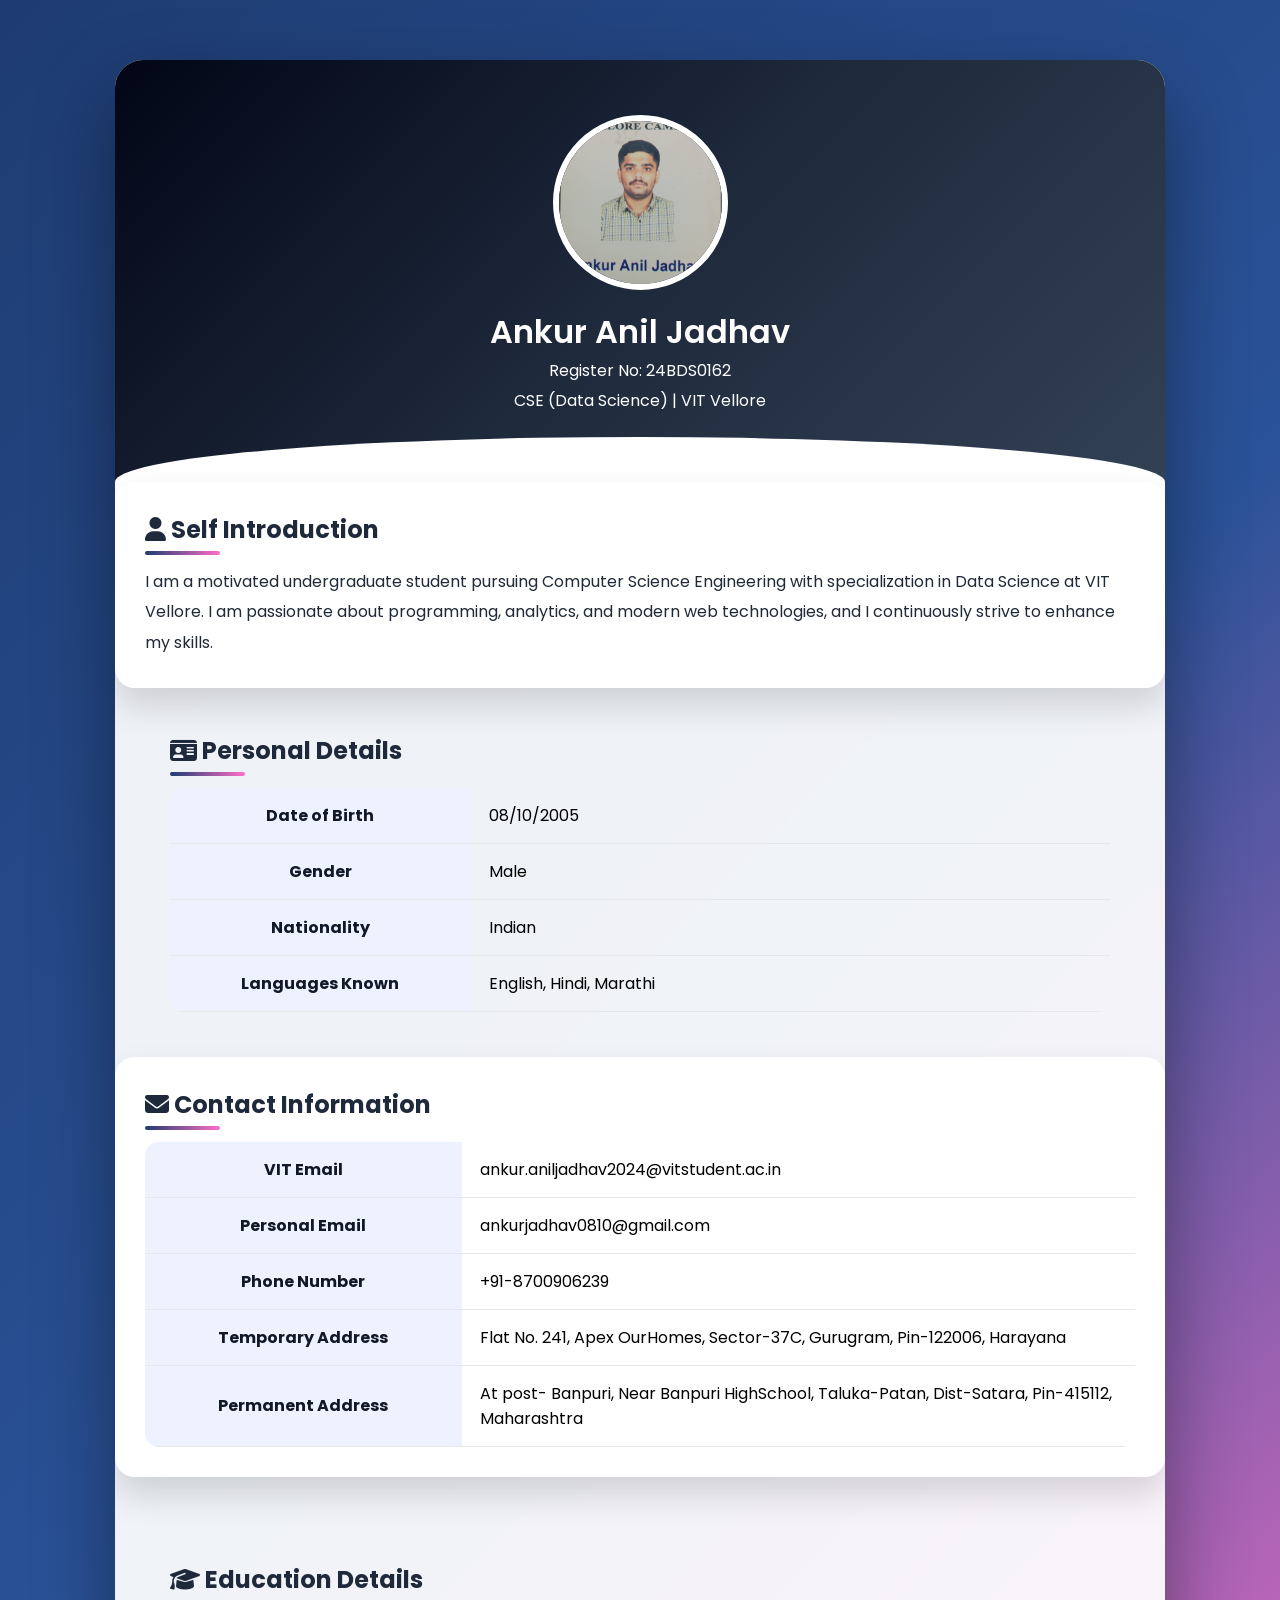
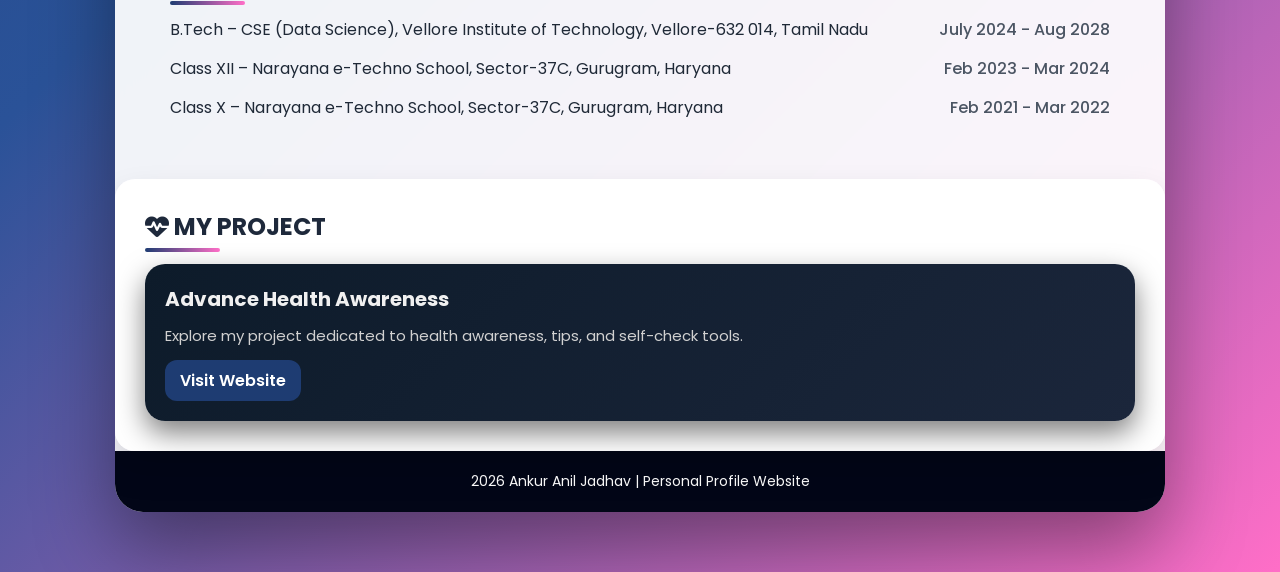
<file: index.html>
<html lang="en">
<head>
    <meta charset="UTF-8">
    <meta name="viewport" content="width=device-width, initial-scale=1.0">
    <title>Personal Profile | Premium UI</title>

    <link href="https://fonts.googleapis.com/css2?family=Poppins:wght@300;400;600&display=swap" rel="stylesheet">
    <link rel="stylesheet" href="https://cdnjs.cloudflare.com/ajax/libs/font-awesome/6.5.0/css/all.min.css">

    <style>
        * {
            margin: 0;
            padding: 0;
            box-sizing: border-box;
            font-family: 'Poppins', sans-serif;
        }

        body {
            min-height: 100vh;
            background: linear-gradient(135deg, #1e3c72, #2a5298, #ff6ec7);
            padding: 60px 15px;
        }

        .container {
            max-width: 1050px;
            margin: auto;
            background: rgba(255, 255, 255, 0.93);
            backdrop-filter: blur(18px);
            border-radius: 28px;
            box-shadow: 0 35px 80px rgba(0, 0, 0, 0.4);
            overflow: hidden;
            animation: fadeIn 1.4s ease-in-out;
        }

        @keyframes fadeIn {
            from { opacity: 0; transform: scale(0.96); }
            to { opacity: 1; transform: scale(1); }
        }

        header {
            background: linear-gradient(135deg, #020617, #1e293b, #334155);
            color: white;
            text-align: center;
            padding: 55px 20px 65px;
            position: relative;
        }

        header::after {
            content: '';
            position: absolute;
            bottom: -45px;
            left: 0;
            width: 100%;
            height: 90px;
            background: white;
            border-radius: 50% 50% 0 0;
        }

        header img {
            width: 175px;
            height: 175px;
            border-radius: 50%;
            border: 6px solid white;
            object-fit: cover;
            margin-bottom: 18px;
            transition: transform 0.4s;
        }

        header img:hover {
            transform: scale(1.06);
        }

        header h1 {
            font-size: 32px;
            font-weight: 600;
        }

        header .highlight {
            color: #ffffff;
            font-size: 16px;
        }

        section {
            padding: 45px 55px;
            opacity: 0;
            transform: translateY(35px);
            transition: all 0.8s ease;
        }

        section.show {
            opacity: 1;
            transform: translateY(0);
        }

        h2 {
            color: #1e293b;
            margin-bottom: 20px;
            position: relative;
        }

        h2::after {
            content: '';
            position: absolute;
            left: 0;
            bottom: -8px;
            width: 75px;
            height: 4px;
            background: linear-gradient(to right, #1e3c72, #ff6ec7);
            border-radius: 10px;
        }

        p {
            line-height: 1.9;
            color: #1f2937;
        }

        table {
            width: 100%;
            border-collapse: collapse;
            margin-top: 18px;
            border-radius: 14px;
            overflow: hidden;
        }

        table th, table td {
            padding: 15px 18px;
            border-bottom: 1px solid #e5e7eb;
        }

        table tr:hover {
            background: #f8fafc;
        }

        table th {
            background: #eef2ff;
            width: 32%;
            color: #111827;
        }

        ul.education li {
            display: flex;
            justify-content: space-between;
            margin-bottom: 14px;
            padding-left: 0;
            color: #1f2937;
            list-style: none;
        }

        ul.education li .year {
            font-weight: 500;
            color: #4b5563;
            white-space: nowrap;
        }

        .card {
            background: rgba(255, 255, 255, 0.96);
            padding: 30px;
            border-radius: 20px;
            box-shadow: 0 18px 35px rgba(0,0,0,0.14);
        }

        #education {
            margin-top: 40px;
        }

        footer {
            background: #020617;
            color: white;
            text-align: center;
            padding: 20px;
            font-size: 14px;
        }

        .projects {
            display: flex;
            flex-wrap: wrap;
            gap: 20px;
            margin-top: 15px;
        }

        .project-card {
            background: linear-gradient(135deg, #0d1b2a, #1b263b);
            color: #e0e0e0;
            padding: 20px;
            border-radius: 20px;
            flex: 1 1 300px;
            box-shadow: 0 12px 28px rgba(0,0,0,0.5);
            transition: transform 0.3s, box-shadow 0.3s;
        }

        .project-card:hover {
            transform: translateY(-5px);
            box-shadow: 0 18px 35px rgba(0,0,0,0.7);
        }

        .project-card h3 {
            margin-bottom: 10px;
            font-size: 20px;
            color: #f0f0f0;
        }

        .project-card p {
            font-size: 15px;
            line-height: 1.6;
            margin-bottom: 12px;
            color: #d1d1d1;
        }

        .project-card a {
            display: inline-block;
            text-decoration: none;
            background: #1e3c72;
            color: #ffffff;
            padding: 8px 15px;
            border-radius: 12px;
            font-weight: 600;
            transition: background 0.3s, color 0.3s;
        }

        .project-card a:hover {
            background: #ff4ec7;
            color: white;
        }

        @media (max-width: 768px) {
            section { padding: 30px 25px; }
            ul.education li { flex-direction: column; }
            ul.education li .year { margin-top: 5px; text-align: right; }
            .projects { flex-direction: column; }
        }
    </style>
</head>
<body>

<div class="container">

    <header>
        <img src="/assets/profile-Nvx_7nZn.jpeg" alt="Profile Photo">
        <h1>Ankur Anil Jadhav</h1>
        <p class="highlight">Register No: 24BDS0162</p>
        <p class="highlight">CSE (Data Science) | VIT Vellore</p>
    </header>

    <section class="card">
        <h2><i class="fa-solid fa-user"></i> Self Introduction</h2>
        <p>
            I am a motivated undergraduate student pursuing Computer Science Engineering with
            specialization in Data Science at VIT Vellore. I am passionate about programming,
            analytics, and modern web technologies, and I continuously strive to enhance my skills.
        </p>
    </section>

    <section>
        <h2><i class="fa-solid fa-id-card"></i> Personal Details</h2>
        <table>
            <tr><th>Date of Birth</th><td>08/10/2005</td></tr>
            <tr><th>Gender</th><td>Male</td></tr>
            <tr><th>Nationality</th><td>Indian</td></tr>
            <tr><th>Languages Known</th><td>English, Hindi, Marathi</td></tr>
        </table>
    </section>

    <section class="card">
        <h2><i class="fa-solid fa-envelope"></i> Contact Information</h2>
        <table>
            <tr><th>VIT Email</th><td>ankur.aniljadhav2024@vitstudent.ac.in</td></tr>
            <tr><th>Personal Email</th><td>ankurjadhav0810@gmail.com</td></tr>
            <tr><th>Phone Number</th><td>+91-8700906239</td></tr>
            <tr><th>Temporary Address</th><td>Flat No. 241, Apex OurHomes, Sector-37C, Gurugram, Pin-122006, Harayana</td></tr>
            <tr><th>Permanent Address</th><td>At post- Banpuri, Near Banpuri HighSchool, Taluka-Patan, Dist-Satara, Pin-415112, Maharashtra</td></tr>
        </table>
    </section>

    <section id="education">
        <h2><i class="fa-solid fa-graduation-cap"></i> Education Details</h2>
        <ul class="education">
            <li>
                <span>B.Tech – CSE (Data Science), Vellore Institute of Technology, Vellore-632 014, Tamil Nadu</span>
                <span class="year">July 2024 - Aug 2028</span>
            </li>
            <li>
                <span>Class XII – Narayana e-Techno School, Sector-37C, Gurugram, Haryana</span>
                <span class="year">Feb 2023 - Mar 2024</span>
            </li>
            <li>
                <span>Class X – Narayana e-Techno School, Sector-37C, Gurugram, Haryana</span>
                <span class="year">Feb 2021 - Mar 2022</span>
            </li>
        </ul>
    </section>

    <section class="card">
        <h2><i class="fa-solid fa-heart-pulse"></i> MY PROJECT </h2>
        <div class="projects">
            <div class="project-card">
                <h3>Advance Health Awareness</h3>
                <p>Explore my project dedicated to health awareness, tips, and self-check tools.</p>
                <a href="app.html" target="_blank">Visit Website</a>
            </div>
        </div>
    </section>

    <footer>
        2026 Ankur Anil Jadhav | Personal Profile Website
    </footer>

</div>

<script>
    const sections = document.querySelectorAll('section');
    window.addEventListener('scroll', () => {
        const trigger = window.innerHeight * 0.85;
        sections.forEach(sec => {
            if (sec.getBoundingClientRect().top < trigger) {
                sec.classList.add('show');
            }
        });
    });
</script>

</body>
</html>
</file>
